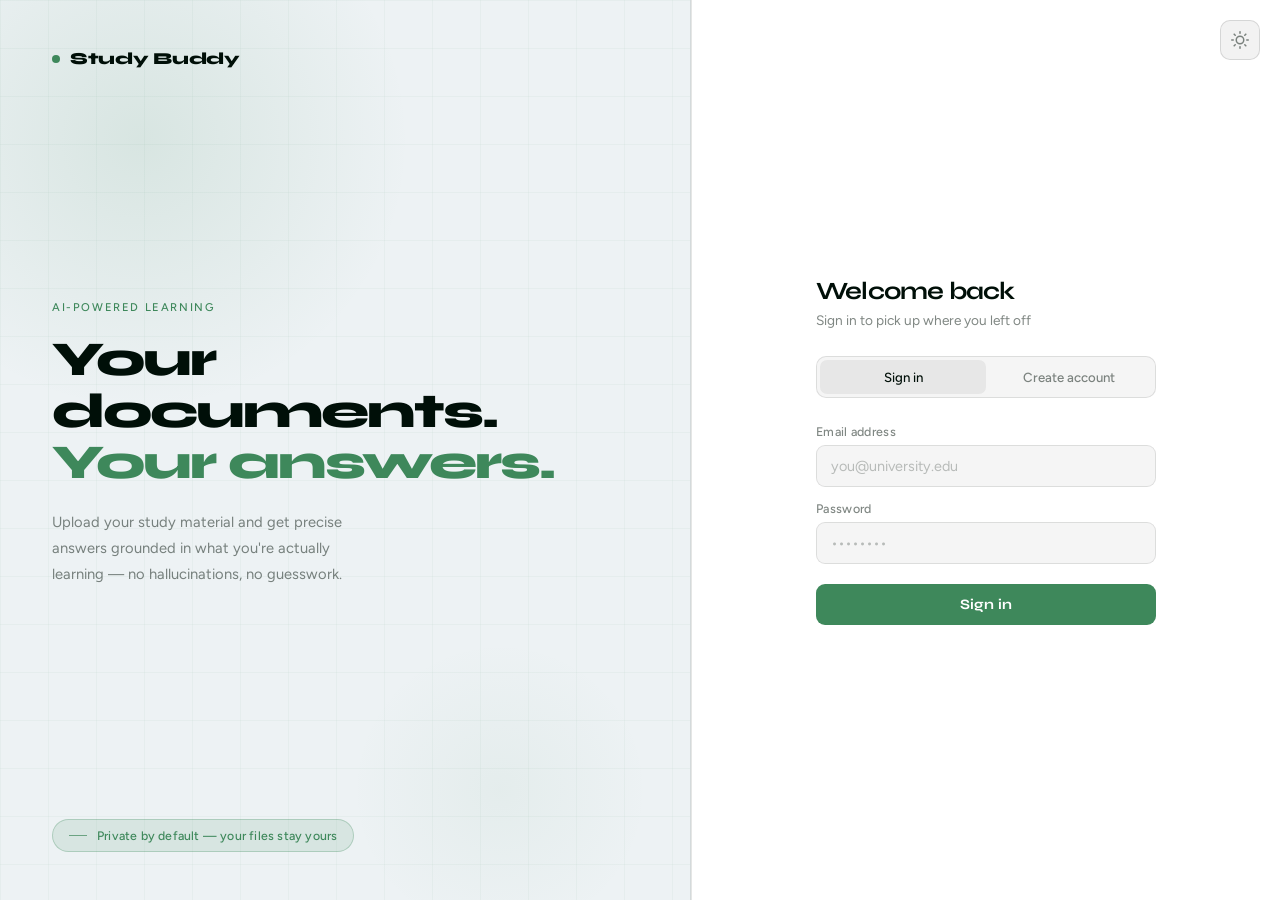
<file: static/HTML/index.html>
<!DOCTYPE html>
<html lang="en" data-theme="light">
<head>
  <meta charset="UTF-8" />
  <meta name="viewport" content="width=device-width, initial-scale=1.0" />
  <title>Study Buddy — Learn Deeper</title>
  <link rel="preconnect" href="https://fonts.googleapis.com" />
  <link rel="preconnect" href="https://fonts.gstatic.com" crossorigin />
  <link href="https://fonts.googleapis.com/css2?family=Syne:wght@400;500;700;800&family=Figtree:wght@300;400;500&display=swap" rel="stylesheet" />
   <link rel="stylesheet" href="../CSS/index.css">
</head>
<body>

  <!-- Theme toggle -->
  <button class="theme-toggle" onclick="toggleTheme()" aria-label="Toggle theme">
    <!-- Moon (shown in dark mode) -->
    <svg class="icon-moon" viewBox="0 0 24 24" fill="none" stroke="currentColor" stroke-width="2" stroke-linecap="round" stroke-linejoin="round" style="color:var(--toggle-icon)">
      <path d="M21 12.79A9 9 0 1 1 11.21 3a7 7 0 0 0 9.79 9.79z"/>
    </svg>
    <!-- Sun (shown in light mode) -->
    <svg class="icon-sun" viewBox="0 0 24 24" fill="none" stroke="currentColor" stroke-width="2" stroke-linecap="round" stroke-linejoin="round" style="color:var(--toggle-icon)">
      <circle cx="12" cy="12" r="5"/>
      <line x1="12" y1="1" x2="12" y2="3"/>
      <line x1="12" y1="21" x2="12" y2="23"/>
      <line x1="4.22" y1="4.22" x2="5.64" y2="5.64"/>
      <line x1="18.36" y1="18.36" x2="19.78" y2="19.78"/>
      <line x1="1" y1="12" x2="3" y2="12"/>
      <line x1="21" y1="12" x2="23" y2="12"/>
      <line x1="4.22" y1="19.78" x2="5.64" y2="18.36"/>
      <line x1="18.36" y1="5.64" x2="19.78" y2="4.22"/>
    </svg>
  </button>

  <div class="wrap">

    <!-- LEFT -->
    <div class="left">
      <div class="grid-overlay"></div>

      <div class="wordmark">
        <span class="dot"></span>
        Study Buddy
      </div>

      <div class="brand-body">
        <p class="eyebrow">AI-Powered Learning</p>
        <h1 class="headline">Your documents.<br><em>Your answers.</em></h1>
        <p class="sub">Upload your study material and get precise answers grounded in what you're actually learning — no hallucinations, no guesswork.</p>
      </div>

      <div class="tag">
        <span class="tag-line"></span>
        <span class="tag-text">Private by default &mdash; your files stay yours</span>
      </div>
    </div>

    <div class="divider"></div>

    <!-- RIGHT -->
    <div class="right">
      <div class="form-wrap">
        <h2 class="form-title" id="fTitle">Welcome back</h2>
        <p class="form-sub" id="fSub">Sign in to pick up where you left off</p>

        <div class="tabs">
          <button class="tab active" onclick="switchTab('login')">Sign in</button>
          <button class="tab" onclick="switchTab('signup')">Create account</button>
        </div>

        <div class="msg" id="msg"></div>

        <div class="fields">
          <div class="field">
            <label for="email">Email address</label>
            <input type="email" id="email" placeholder="you@university.edu" autocomplete="email" />
          </div>
          <div class="field">
            <label for="password">Password</label>
            <input type="password" id="password" placeholder="••••••••" autocomplete="current-password" />
          </div>
          <button class="btn" id="submitBtn" onclick="handleSubmit()">Sign in</button>
        </div>
      </div>
    </div>
  </div>
  <script src="../JavaScript/index.js"></script>
</body>
</html>
</file>
<file: static/CSS/index.css>
/* ── TOKENS ── */
 :root {
   --green: #3E885B;
   --green-hover: #4a9e6b;
   --green-dim: rgba(62,136,91,0.12);
   --green-mid: rgba(62,136,91,0.28);
   --transition: 0.3s ease;
 }

 [data-theme="dark"] {
   --bg:           #000F08;
   --surface:      #010d06;
   --border:       rgba(237,242,244,0.09);
   --border-focus: rgba(62,136,91,0.5);
   --text:         #EDF2F4;
   --muted:        rgba(237,242,244,0.45);
   --placeholder:  rgba(237,242,244,0.2);
   --input-bg:     rgba(237,242,244,0.04);
   --tab-active:   rgba(237,242,244,0.07);
   --glow-a:       rgba(62,136,91,0.18);
   --glow-b:       rgba(62,136,91,0.07);
   --toggle-bg:    rgba(237,242,244,0.07);
   --toggle-border:rgba(237,242,244,0.12);
   --toggle-icon:  rgba(237,242,244,0.55);
   --btn-text:     #000F08;
 }

 [data-theme="light"] {
   --bg:           #EDF2F4;
   --surface:      #ffffff;
   --border:       rgba(0,15,8,0.1);
   --border-focus: rgba(62,136,91,0.55);
   --text:         #000F08;
   --muted:        rgba(0,15,8,0.5);
   --placeholder:  rgba(0,15,8,0.25);
   --input-bg:     rgba(0,15,8,0.04);
   --tab-active:   rgba(0,15,8,0.06);
   --glow-a:       rgba(62,136,91,0.12);
   --glow-b:       rgba(62,136,91,0.05);
   --toggle-bg:    rgba(0,15,8,0.05);
   --toggle-border:rgba(0,15,8,0.12);
   --toggle-icon:  rgba(0,15,8,0.5);
   --btn-text:     #ffffff;
 }

 /* ── RESET ── */
 *, *::before, *::after { margin: 0; padding: 0; box-sizing: border-box; }

 body {
   background: var(--bg);
   color: var(--text);
   font-family: 'Figtree', sans-serif;
   min-height: 100vh;
   display: flex;
   align-items: stretch;
   transition: background var(--transition), color var(--transition);
 }

 /* ── THEME TOGGLE ── */
 .theme-toggle {
   position: fixed;
   top: 20px;
   right: 20px;
   z-index: 100;
   background: var(--toggle-bg);
   border: 1px solid var(--toggle-border);
   border-radius: 10px;
   width: 40px;
   height: 40px;
   display: flex;
   align-items: center;
   justify-content: center;
   cursor: pointer;
   transition: background var(--transition), border var(--transition), transform 0.15s ease;
 }
 .theme-toggle:hover { transform: scale(1.07); }
 .theme-toggle svg { width: 18px; height: 18px; transition: opacity 0.2s; }
 .theme-toggle .icon-moon { display: block; }
 .theme-toggle .icon-sun  { display: none; }
 [data-theme="light"] .theme-toggle .icon-moon { display: none; }
 [data-theme="light"] .theme-toggle .icon-sun  { display: block; }

 /* ── LAYOUT ── */
 .wrap {
   display: flex;
   width: 100%;
   min-height: 100vh;
   transition: background var(--transition);
 }

 /* ── LEFT PANEL ── */
 .left {
   flex: 1;
   display: flex;
   flex-direction: column;
   justify-content: space-between;
   padding: 48px 52px;
   position: relative;
   overflow: hidden;
   background: var(--bg);
   transition: background var(--transition);
 }

 .left::before {
   content: '';
   position: absolute;
   width: 560px; height: 560px;
   border-radius: 50%;
   background: radial-gradient(circle, var(--glow-a) 0%, transparent 68%);
   top: -140px; left: -140px;
   pointer-events: none;
   transition: background var(--transition);
 }

 .left::after {
   content: '';
   position: absolute;
   width: 300px; height: 300px;
   border-radius: 50%;
   background: radial-gradient(circle, var(--glow-b) 0%, transparent 70%);
   bottom: -40px; right: 40px;
   pointer-events: none;
 }

 /* grid texture */
 .grid-overlay {
   position: absolute;
   inset: 0;
   background-image:
     linear-gradient(var(--green-dim) 1px, transparent 1px),
     linear-gradient(90deg, var(--green-dim) 1px, transparent 1px);
   background-size: 48px 48px;
   opacity: 0.35;
   pointer-events: none;
 }

 .wordmark {
   font-family: 'Syne', sans-serif;
   font-weight: 800;
   font-size: 1.05rem;
   color: var(--text);
   letter-spacing: -0.3px;
   display: flex;
   align-items: center;
   gap: 10px;
   z-index: 1;
   transition: color var(--transition);
 }

 .dot {
   width: 8px; height: 8px;
   border-radius: 50%;
   background: var(--green);
   animation: pulse 2.4s ease-in-out infinite;
 }

 @keyframes pulse {
   0%, 100% { transform: scale(1); opacity: 1; }
   50% { transform: scale(1.5); opacity: 0.65; }
 }

 .brand-body { z-index: 1; }

 .eyebrow {
   font-size: 0.7rem;
   font-weight: 500;
   letter-spacing: 1.6px;
   text-transform: uppercase;
   color: var(--green);
   margin-bottom: 20px;
 }

 .headline {
   font-family: 'Syne', sans-serif;
   font-weight: 800;
   font-size: clamp(2.2rem, 3.8vw, 3.4rem);
   line-height: 1.06;
   letter-spacing: -2px;
   color: var(--text);
   margin-bottom: 20px;
   transition: color var(--transition);
 }

 .headline em {
   font-style: normal;
   color: var(--green);
 }

 .sub {
   font-size: 0.92rem;
   color: var(--muted);
   line-height: 1.78;
   font-weight: 400;
   max-width: 330px;
   transition: color var(--transition);
 }

 .tag {
   z-index: 1;
   display: inline-flex;
   align-items: center;
   gap: 10px;
   background: var(--green-dim);
   border: 1px solid var(--green-mid);
   border-radius: 100px;
   padding: 8px 16px;
   width: fit-content;
 }

 .tag-line { width: 18px; height: 1px; background: var(--green); opacity: 0.7; }
 .tag-text { font-size: 0.77rem; font-weight: 500; color: var(--green); letter-spacing: 0.2px; }

 /* ── DIVIDER ── */
 .divider {
   width: 1px;
   background: var(--border);
   transition: background var(--transition);
 }

 /* ── RIGHT PANEL ── */
 .right {
   width: 46%;
   background: var(--surface);
   border-left: 1px solid var(--border);
   display: flex;
   align-items: center;
   justify-content: center;
   padding: 60px 44px;
   transition: background var(--transition), border-color var(--transition);
 }

 .form-wrap {
   width: 100%;
   max-width: 340px;
   animation: fadeUp 0.45s ease forwards;
 }

 @keyframes fadeUp {
   from { opacity: 0; transform: translateY(14px); }
   to   { opacity: 1; transform: translateY(0); }
 }

 .form-title {
   font-family: 'Syne', sans-serif;
   font-weight: 700;
   font-size: 1.55rem;
   letter-spacing: -0.8px;
   color: var(--text);
   margin-bottom: 6px;
   transition: color var(--transition);
 }

 .form-sub {
   font-size: 0.855rem;
   color: var(--muted);
   margin-bottom: 28px;
   transition: color var(--transition);
 }

 /* ── TABS ── */
 .tabs {
   display: flex;
   background: var(--input-bg);
   border: 1px solid var(--border);
   border-radius: 10px;
   padding: 3px;
   margin-bottom: 26px;
   transition: background var(--transition), border var(--transition);
 }

 .tab {
   flex: 1;
   padding: 9px;
   text-align: center;
   font-family: 'Figtree', sans-serif;
   font-size: 0.825rem;
   font-weight: 500;
   color: var(--muted);
   cursor: pointer;
   border-radius: 7px;
   border: none;
   background: none;
   transition: background 0.2s, color 0.2s;
 }

 .tab.active {
   background: var(--tab-active);
   color: var(--text);
 }

 /* ── FORM ── */
 .fields { display: flex; flex-direction: column; gap: 14px; }

 .field { display: flex; flex-direction: column; gap: 6px; }

 .field label {
   font-size: 0.78rem;
   font-weight: 500;
   color: var(--muted);
   letter-spacing: 0.3px;
   transition: color var(--transition);
 }

 .field input {
   background: var(--input-bg);
   border: 1px solid var(--border);
   border-radius: 9px;
   padding: 11px 14px;
   color: var(--text);
   font-family: 'Figtree', sans-serif;
   font-size: 0.9rem;
   outline: none;
   transition: border-color 0.2s, box-shadow 0.2s, background var(--transition), color var(--transition);
 }

 .field input::placeholder { color: var(--placeholder); }

 .field input:focus {
   border-color: var(--green);
   box-shadow: 0 0 0 3px rgba(62,136,91,0.15);
 }

 /* ── MESSAGE ── */
 .msg {
   padding: 10px 14px;
   border-radius: 9px;
   font-size: 0.82rem;
   display: none;
   align-items: center;
   gap: 8px;
   margin-bottom: 14px;
 }

 .msg.err {
   background: rgba(248,113,113,0.08);
   border: 1px solid rgba(248,113,113,0.2);
   color: #fca5a5;
   display: flex;
 }

 .msg.ok {
   background: rgba(62,136,91,0.1);
   border: 1px solid rgba(62,136,91,0.3);
   color: #6ee7a0;
   display: flex;
 }

 /* ── BUTTON ── */
 .btn {
   margin-top: 6px;
   width: 100%;
   padding: 12px;
   border: none;
   border-radius: 9px;
   font-family: 'Syne', sans-serif;
   font-weight: 700;
   font-size: 0.9rem;
   letter-spacing: 0.3px;
   cursor: pointer;
   background: var(--green);
   color: var(--btn-text);
   transition: background 0.2s, transform 0.15s, color var(--transition);
 }

 .btn:hover { background: var(--green-hover); transform: translateY(-1px); }
 .btn:active { transform: translateY(0); }
 .btn:disabled { opacity: 0.5; cursor: not-allowed; transform: none; }

 @keyframes spin { to { transform: rotate(360deg); } }

 .spin {
   width: 14px; height: 14px;
   border: 2px solid rgba(255,255,255,0.25);
   border-top-color: var(--btn-text);
   border-radius: 50%;
   animation: spin 0.7s linear infinite;
   display: inline-block;
   margin-right: 6px;
   vertical-align: middle;
 }

 /* ── MOBILE ── */
 @media (max-width: 680px) {
   .wrap { flex-direction: column; min-height: 100vh; }
   .left { padding: 36px 24px; gap: 28px; flex: none; }
   .headline { font-size: 2.1rem; letter-spacing: -1.2px; }
   .sub { max-width: 100%; }
   .divider { display: none; }
   .right { width: 100%; border-left: none; border-top: 1px solid var(--border); padding: 36px 24px 52px; }
   .form-wrap { max-width: 100%; }
   .field input { font-size: 16px; }
   .theme-toggle { top: 14px; right: 14px; }
 }
</file>
<file: static/CSS/chat.css>
/* ── TOKENS ── */
:root {
  --green:      #3E885B;
  --green-dim:  rgba(62, 136, 91, 0.12);
  --green-mid:  rgba(62, 136, 91, 0.25);
  --transition: 0.28s ease;
}

[data-theme="dark"] {
  --bg:            #000F08;
  --surface:       #010d06;
  --border:        rgba(237, 242, 244, 0.08);
  --text:          #EDF2F4;
  --muted:         rgba(237, 242, 244, 0.4);
  --placeholder:   rgba(237, 242, 244, 0.22);
  --input-bg:      rgba(237, 242, 244, 0.04);
  --user-bubble:   #3E885B;
  --user-text:     #EDF2F4;
  --ai-bubble:     #051409;
  --ai-border:     rgba(237, 242, 244, 0.07);
  --toggle-bg:     rgba(237, 242, 244, 0.06);
  --toggle-border: rgba(237, 242, 244, 0.1);
  --toggle-icon:   rgba(237, 242, 244, 0.5);
  --badge-bg:      rgba(62, 136, 91, 0.12);
  --badge-bd:      rgba(62, 136, 91, 0.25);
  --badge-text:    #3E885B;
  --empty-icon:    rgba(237, 242, 244, 0.1);
  --back-hover:    rgba(237, 242, 244, 0.06);
  --send-color:    #000F08;
}

[data-theme="light"] {
  --bg:            #EDF2F4;
  --surface:       #ffffff;
  --border:        rgba(0, 15, 8, 0.09);
  --text:          #000F08;
  --muted:         rgba(0, 15, 8, 0.45);
  --placeholder:   rgba(0, 15, 8, 0.28);
  --input-bg:      rgba(0, 15, 8, 0.04);
  --user-bubble:   #3E885B;
  --user-text:     #ffffff;
  --ai-bubble:     #ffffff;
  --ai-border:     rgba(0, 15, 8, 0.09);
  --toggle-bg:     rgba(0, 15, 8, 0.05);
  --toggle-border: rgba(0, 15, 8, 0.1);
  --toggle-icon:   rgba(0, 15, 8, 0.45);
  --badge-bg:      rgba(62, 136, 91, 0.08);
  --badge-bd:      rgba(62, 136, 91, 0.2);
  --badge-text:    #2d6b43;
  --empty-icon:    rgba(0, 15, 8, 0.08);
  --back-hover:    rgba(0, 15, 8, 0.05);
  --send-color:    #ffffff;
}

/* ── RESET ── */
*, *::before, *::after { margin: 0; padding: 0; box-sizing: border-box; }

html, body {
  height: 100%;
  background: var(--bg);
  color: var(--text);
  font-family: 'Figtree', sans-serif;
  -webkit-font-smoothing: antialiased;
  transition: background var(--transition), color var(--transition);
}

/* ── LAYOUT ── */
.page {
  height: 100vh;
  display: flex;
  flex-direction: column;
  overflow: hidden;
}

/* ── NAVBAR ── */
.navbar {
  display: flex;
  align-items: center;
  justify-content: space-between;
  padding: 0 16px;
  height: 58px;
  background: var(--surface);
  border-bottom: 1px solid var(--border);
  flex-shrink: 0;
  gap: 10px;
  transition: background var(--transition), border-color var(--transition);
}

.nav-left {
  display: flex;
  align-items: center;
  gap: 10px;
  min-width: 0;
  flex: 1;
}

.nav-right {
  display: flex;
  align-items: center;
  gap: 8px;
  flex-shrink: 0;
}

/* ── BACK BUTTON ── */
.btn-back {
  width: 34px; height: 34px;
  border-radius: 9px;
  border: 1px solid var(--border);
  background: transparent;
  color: var(--text);
  cursor: pointer;
  display: flex;
  align-items: center;
  justify-content: center;
  flex-shrink: 0;
  transition: background 0.18s, border-color 0.18s;
  -webkit-tap-highlight-color: transparent;
}

.btn-back:hover  { background: var(--back-hover); }
.btn-back:active { transform: scale(0.95); }

/* ── DOC NAME ── */
.doc-name {
  font-family: 'Space Grotesk', sans-serif;
  font-weight: 600;
  font-size: 0.875rem;
  white-space: nowrap;
  overflow: hidden;
  text-overflow: ellipsis;
  color: var(--text);
  transition: color var(--transition);
}

/* ── BADGE ── */
.doc-badge {
  font-family: 'Space Grotesk', sans-serif;
  font-size: 0.7rem;
  font-weight: 600;
  letter-spacing: 0.3px;
  color: var(--badge-text);
  background: var(--badge-bg);
  border: 1px solid var(--badge-bd);
  padding: 4px 10px;
  border-radius: 100px;
  white-space: nowrap;
  transition: all var(--transition);
}

/* ── THEME TOGGLE ── */
.theme-toggle {
  background: var(--toggle-bg);
  border: 1px solid var(--toggle-border);
  border-radius: 8px;
  width: 34px; height: 34px;
  display: flex;
  align-items: center;
  justify-content: center;
  cursor: pointer;
  transition: background var(--transition), border-color var(--transition), transform 0.15s;
  flex-shrink: 0;
}

.theme-toggle:hover { transform: scale(1.08); }
.theme-toggle svg { color: var(--toggle-icon); transition: color var(--transition); }

.theme-toggle .icon-moon { display: block; }
.theme-toggle .icon-sun  { display: none; }
[data-theme="light"] .theme-toggle .icon-moon { display: none; }
[data-theme="light"] .theme-toggle .icon-sun  { display: block; }

/* ── CHAT AREA ── */
.chat-area {
  flex: 1;
  overflow-y: auto;
  padding: 20px 16px;
  display: flex;
  flex-direction: column;
  gap: 14px;
  scroll-behavior: smooth;
}

.chat-area::-webkit-scrollbar { width: 4px; }
.chat-area::-webkit-scrollbar-track { background: transparent; }
.chat-area::-webkit-scrollbar-thumb { background: var(--border); border-radius: 4px; }

/* ── EMPTY STATE ── */
.empty-state {
  flex: 1;
  display: flex;
  flex-direction: column;
  align-items: center;
  justify-content: center;
  text-align: center;
  padding: 48px 24px;
  gap: 10px;
  margin: auto 0;
}

.empty-icon {
  width: 56px; height: 56px;
  border-radius: 16px;
  background: var(--empty-icon);
  display: flex;
  align-items: center;
  justify-content: center;
  color: var(--muted);
  margin-bottom: 4px;
}

.empty-title {
  font-family: 'Space Grotesk', sans-serif;
  font-weight: 700;
  font-size: 1.05rem;
  color: var(--text);
  transition: color var(--transition);
}

.empty-subtitle {
  font-size: 0.855rem;
  color: var(--muted);
  line-height: 1.65;
  max-width: 270px;
  transition: color var(--transition);
}

/* ── MESSAGES ── */
.message {
  display: flex;
  flex-direction: column;
  max-width: 82%;
  gap: 4px;
  animation: fadeUp 0.25s ease forwards;
}

@keyframes fadeUp {
  from { opacity: 0; transform: translateY(7px); }
  to   { opacity: 1; transform: translateY(0); }
}

.message.user { align-self: flex-end; align-items: flex-end; }
.message.ai   { align-self: flex-start; align-items: flex-start; }

.bubble {
  padding: 11px 15px;
  border-radius: 14px;
  font-size: 0.91rem;
  line-height: 1.65;
  word-break: break-word;
}

.user .bubble {
  background: var(--user-bubble);
  color: var(--user-text);
  border-bottom-right-radius: 4px;
}

.ai .bubble {
  background: var(--ai-bubble);
  border: 1px solid var(--ai-border);
  color: var(--text);
  border-bottom-left-radius: 4px;
  transition: background var(--transition), border-color var(--transition), color var(--transition);
}

.message-time {
  font-size: 0.68rem;
  color: var(--muted);
  padding: 0 4px;
  transition: color var(--transition);
}

/* ── TYPING INDICATOR ── */
.typing {
  display: flex;
  align-items: center;
  gap: 5px;
  padding: 12px 15px;
  background: var(--ai-bubble);
  border: 1px solid var(--ai-border);
  border-radius: 14px;
  border-bottom-left-radius: 4px;
  width: fit-content;
}

.typing-dot {
  width: 6px; height: 6px;
  background: var(--muted);
  border-radius: 50%;
  animation: bounce 1.2s ease-in-out infinite;
}

.typing-dot:nth-child(2) { animation-delay: 0.2s; }
.typing-dot:nth-child(3) { animation-delay: 0.4s; }

@keyframes bounce {
  0%, 100% { transform: translateY(0); opacity: 0.35; }
  50%       { transform: translateY(-4px); opacity: 1; }
}

/* ── INPUT BAR ── */
.input-bar {
  padding: 12px 16px;
  background: var(--surface);
  border-top: 1px solid var(--border);
  display: flex;
  align-items: center;
  gap: 9px;
  flex-shrink: 0;
  transition: background var(--transition), border-color var(--transition);
}

.input-bar input {
  flex: 1;
  background: var(--input-bg);
  border: 1px solid var(--border);
  border-radius: 11px;
  padding: 11px 15px;
  color: var(--text);
  font-family: 'Figtree', sans-serif;
  font-size: 16px;
  outline: none;
  transition: border-color 0.2s, background var(--transition), color var(--transition);
  -webkit-appearance: none;
}

.input-bar input:focus   { border-color: var(--green); box-shadow: 0 0 0 3px rgba(62, 136, 91, 0.12); }
.input-bar input::placeholder { color: var(--placeholder); }
.input-bar input:disabled { opacity: 0.5; }

.btn-send {
  width: 42px; height: 42px;
  border-radius: 11px;
  border: none;
  background: var(--green);
  color: var(--send-color);
  cursor: pointer;
  display: flex;
  align-items: center;
  justify-content: center;
  flex-shrink: 0;
  transition: background 0.2s, transform 0.15s, color var(--transition);
  -webkit-tap-highlight-color: transparent;
}

.btn-send:hover    { background: #4a9e6b; }
.btn-send:active   { transform: scale(0.94); }
.btn-send:disabled { opacity: 0.45; cursor: not-allowed; transform: none; }

/* ── DESKTOP ── */
@media (min-width: 768px) {
  .navbar    { padding: 0 28px; }
  .chat-area { padding: 28px; }
  .input-bar { padding: 14px 28px; }

  .chat-area > * { max-width: 780px; width: 100%; margin-left: auto; margin-right: auto; }
  .message   { max-width: 68%; }
  .message.user { margin-left: auto; margin-right: 0; }
  .message.ai   { margin-left: 0; margin-right: auto; }
}
</file>
<file: static/CSS/dashboard.css>
/* ── TOKENS ── */
:root {
  --green:       #3E885B;
  --green-hover: #4a9e6b;
  --green-dim:   rgba(62, 136, 91, 0.12);
  --green-mid:   rgba(62, 136, 91, 0.25);
  --transition:  0.28s ease;
}

[data-theme="dark"] {
  --bg:            #000F08;
  --surface:       #010d06;
  --surface-2:     #051409;
  --border:        rgba(237, 242, 244, 0.08);
  --border-hover:  rgba(62, 136, 91, 0.45);
  --text:          #EDF2F4;
  --muted:         rgba(237, 242, 244, 0.45);
  --placeholder:   rgba(237, 242, 244, 0.2);
  --input-bg:      rgba(237, 242, 244, 0.04);
  --toggle-bg:     rgba(237, 242, 244, 0.06);
  --toggle-border: rgba(237, 242, 244, 0.1);
  --toggle-icon:   rgba(237, 242, 244, 0.5);
  --upload-hover:  rgba(62, 136, 91, 0.06);
  --doc-icon-bg:   rgba(62, 136, 91, 0.1);
  --doc-icon-bd:   rgba(62, 136, 91, 0.2);
  --empty-icon:    rgba(237, 242, 244, 0.15);
  --btn-text:      #000F08;
  --logout-color:  rgba(237, 242, 244, 0.4);
  --logout-hover:  #f87171;
  --error-bg:      rgba(248, 113, 113, 0.08);
  --error-bd:      rgba(248, 113, 113, 0.2);
  --error-text:    #fca5a5;
  --success-bg:    rgba(62, 136, 91, 0.1);
  --success-bd:    rgba(62, 136, 91, 0.28);
  --success-text:  #6ee7a0;
}

[data-theme="light"] {
  --bg:            #EDF2F4;
  --surface:       #ffffff;
  --surface-2:     #f4f8f5;
  --border:        rgba(0, 15, 8, 0.09);
  --border-hover:  rgba(62, 136, 91, 0.5);
  --text:          #000F08;
  --muted:         rgba(0, 15, 8, 0.48);
  --placeholder:   rgba(0, 15, 8, 0.25);
  --input-bg:      rgba(0, 15, 8, 0.04);
  --toggle-bg:     rgba(0, 15, 8, 0.05);
  --toggle-border: rgba(0, 15, 8, 0.1);
  --toggle-icon:   rgba(0, 15, 8, 0.45);
  --upload-hover:  rgba(62, 136, 91, 0.04);
  --doc-icon-bg:   rgba(62, 136, 91, 0.08);
  --doc-icon-bd:   rgba(62, 136, 91, 0.18);
  --empty-icon:    rgba(0, 15, 8, 0.12);
  --btn-text:      #ffffff;
  --logout-color:  rgba(0, 15, 8, 0.4);
  --logout-hover:  #dc2626;
  --error-bg:      rgba(220, 38, 38, 0.06);
  --error-bd:      rgba(220, 38, 38, 0.18);
  --error-text:    #b91c1c;
  --success-bg:    rgba(62, 136, 91, 0.08);
  --success-bd:    rgba(62, 136, 91, 0.25);
  --success-text:  #166534;
}

/* ── RESET ── */
*, *::before, *::after { margin: 0; padding: 0; box-sizing: border-box; }

html, body {
  min-height: 100vh;
  background: var(--bg);
  color: var(--text);
  font-family: 'Figtree', sans-serif;
  -webkit-font-smoothing: antialiased;
  transition: background var(--transition), color var(--transition);
}

/* ── NAVBAR ── */
.navbar {
  display: flex;
  align-items: center;
  justify-content: space-between;
  padding: 0 24px;
  height: 60px;
  background: var(--surface);
  border-bottom: 1px solid var(--border);
  position: sticky;
  top: 0;
  z-index: 100;
  transition: background var(--transition), border-color var(--transition);
}

.wordmark {
  font-family: 'Space Grotesk', sans-serif;
  font-weight: 700;
  font-size: 1.05rem;
  letter-spacing: -0.3px;
  color: var(--text);
  display: flex;
  align-items: center;
  gap: 9px;
  transition: color var(--transition);
}

.dot {
  width: 8px; height: 8px;
  border-radius: 50%;
  background: var(--green);
  animation: pulse 2.4s ease-in-out infinite;
  flex-shrink: 0;
}

@keyframes pulse {
  0%, 100% { transform: scale(1); opacity: 1; }
  50%       { transform: scale(1.5); opacity: 0.6; }
}

.nav-right {
  display: flex;
  align-items: center;
  gap: 10px;
}

/* ── THEME TOGGLE ── */
.theme-toggle {
  background: var(--toggle-bg);
  border: 1px solid var(--toggle-border);
  border-radius: 9px;
  width: 36px; height: 36px;
  display: flex;
  align-items: center;
  justify-content: center;
  cursor: pointer;
  transition: background var(--transition), border-color var(--transition), transform 0.15s;
  flex-shrink: 0;
}

.theme-toggle:hover { transform: scale(1.08); }

.theme-toggle svg {
  width: 16px; height: 16px;
  color: var(--toggle-icon);
  transition: color var(--transition);
}

.theme-toggle .icon-moon { display: block; }
.theme-toggle .icon-sun  { display: none; }
[data-theme="light"] .theme-toggle .icon-moon { display: none; }
[data-theme="light"] .theme-toggle .icon-sun  { display: block; }

/* ── LOGOUT ── */
.btn-logout {
  padding: 8px 14px;
  border-radius: 9px;
  border: 1px solid var(--border);
  background: transparent;
  color: var(--logout-color);
  font-family: 'Figtree', sans-serif;
  font-size: 0.845rem;
  font-weight: 500;
  cursor: pointer;
  transition: border-color 0.2s, color 0.2s;
  -webkit-tap-highlight-color: transparent;
}

.btn-logout:hover  { border-color: var(--logout-hover); color: var(--logout-hover); }
.btn-logout:active { transform: scale(0.97); }

/* ── MAIN ── */
.main {
  max-width: 760px;
  margin: 0 auto;
  padding: 32px 24px 80px;
}

/* ── SECTION HEADER ── */
.section-header { margin-bottom: 14px; }

.section-title {
  font-family: 'Space Grotesk', sans-serif;
  font-weight: 700;
  font-size: 1.05rem;
  letter-spacing: -0.3px;
  color: var(--text);
  margin-bottom: 3px;
  transition: color var(--transition);
}

.section-sub {
  font-size: 0.825rem;
  color: var(--muted);
  transition: color var(--transition);
}

/* ── MESSAGE ── */
.msg {
  padding: 11px 14px;
  border-radius: 10px;
  font-size: 0.835rem;
  display: none;
  align-items: center;
  gap: 8px;
  margin-bottom: 16px;
}

.msg.error {
  background: var(--error-bg);
  border: 1px solid var(--error-bd);
  color: var(--error-text);
  display: flex;
}

.msg.success {
  background: var(--success-bg);
  border: 1px solid var(--success-bd);
  color: var(--success-text);
  display: flex;
}

/* ── UPLOAD BOX ── */
.upload-box {
  border: 1.5px dashed var(--border);
  border-radius: 14px;
  padding: 36px 24px;
  text-align: center;
  cursor: pointer;
  background: var(--surface);
  margin-bottom: 36px;
  transition: border-color 0.2s, background 0.2s;
}

.upload-box:hover,
.upload-box.dragover {
  border-color: var(--green);
  background: var(--upload-hover);
}

.upload-icon {
  width: 52px; height: 52px;
  border-radius: 14px;
  background: var(--doc-icon-bg);
  border: 1px solid var(--doc-icon-bd);
  display: flex;
  align-items: center;
  justify-content: center;
  margin: 0 auto 14px;
  color: var(--green);
}

.upload-title {
  font-family: 'Space Grotesk', sans-serif;
  font-weight: 600;
  font-size: 0.95rem;
  color: var(--text);
  margin-bottom: 4px;
  transition: color var(--transition);
}

.upload-sub {
  font-size: 0.815rem;
  color: var(--muted);
  margin-bottom: 18px;
  transition: color var(--transition);
}

.btn-upload {
  padding: 9px 22px;
  border-radius: 9px;
  border: none;
  background: var(--green);
  color: var(--btn-text);
  font-family: 'Space Grotesk', sans-serif;
  font-weight: 600;
  font-size: 0.845rem;
  cursor: pointer;
  transition: background 0.2s, transform 0.15s, color var(--transition);
  -webkit-tap-highlight-color: transparent;
}

.btn-upload:hover    { background: var(--green-hover); }
.btn-upload:active   { transform: scale(0.97); }
.btn-upload:disabled { opacity: 0.55; cursor: not-allowed; transform: none; }

/* ── DOC CARDS ── */
.docs-list {
  display: flex;
  flex-direction: column;
  gap: 10px;
}

.doc-card {
  background: var(--surface);
  border: 1px solid var(--border);
  border-radius: 12px;
  padding: 14px 16px;
  display: flex;
  align-items: center;
  gap: 14px;
  transition: border-color 0.2s, background 0.2s;
}

.doc-card:hover { border-color: var(--border-hover); }

.doc-icon {
  width: 40px; height: 40px;
  border-radius: 10px;
  background: var(--doc-icon-bg);
  border: 1px solid var(--doc-icon-bd);
  display: flex;
  align-items: center;
  justify-content: center;
  flex-shrink: 0;
  color: var(--green);
}

.doc-info { flex: 1; min-width: 0; }

.doc-name {
  font-family: 'Space Grotesk', sans-serif;
  font-weight: 600;
  font-size: 0.875rem;
  color: var(--text);
  white-space: nowrap;
  overflow: hidden;
  text-overflow: ellipsis;
  margin-bottom: 3px;
  transition: color var(--transition);
}

.doc-meta {
  font-size: 0.77rem;
  color: var(--muted);
  transition: color var(--transition);
}

.btn-chat {
  padding: 7px 16px;
  border-radius: 8px;
  border: 1px solid var(--green-mid);
  background: var(--green-dim);
  color: var(--green);
  font-family: 'Space Grotesk', sans-serif;
  font-weight: 600;
  font-size: 0.8rem;
  cursor: pointer;
  white-space: nowrap;
  flex-shrink: 0;
  transition: background 0.2s, border-color 0.2s, color 0.2s;
  -webkit-tap-highlight-color: transparent;
}

.btn-chat:hover  { background: var(--green); color: var(--btn-text); border-color: var(--green); }
.btn-chat:active { transform: scale(0.97); }

/* ── EMPTY STATE ── */
.empty-state {
  text-align: center;
  padding: 52px 24px;
  background: var(--surface);
  border: 1px solid var(--border);
  border-radius: 14px;
}

.empty-icon {
  width: 56px; height: 56px;
  border-radius: 14px;
  background: var(--empty-icon);
  display: flex;
  align-items: center;
  justify-content: center;
  margin: 0 auto 16px;
  color: var(--muted);
}

.empty-title {
  font-family: 'Space Grotesk', sans-serif;
  font-weight: 600;
  font-size: 0.95rem;
  color: var(--text);
  margin-bottom: 4px;
  transition: color var(--transition);
}

.empty-sub {
  font-size: 0.825rem;
  color: var(--muted);
  transition: color var(--transition);
}

/* ── SPINNER ── */
@keyframes spin { to { transform: rotate(360deg); } }

.spinner {
  width: 14px; height: 14px;
  border: 2px solid rgba(255, 255, 255, 0.25);
  border-top-color: var(--btn-text);
  border-radius: 50%;
  animation: spin 0.7s linear infinite;
  display: inline-block;
  margin-right: 6px;
  vertical-align: middle;
}

/* ── DESKTOP ── */
@media (min-width: 768px) {
  .navbar { padding: 0 40px; }
  .main   { padding: 36px 40px 80px; }
}
</file>
<file: static/CSS/shared.css>
/* =========================================
   STUDY BUDDY — SHARED STYLES & THEME SYSTEM
   ========================================= */

@import url('https://fonts.googleapis.com/css2?family=Space+Grotesk:wght@300;400;500;600;700&family=DM+Sans:ital,wght@0,300;0,400;0,500;0,600;1,400&display=swap');

/* ——— CSS VARIABLES: DARK THEME (default) ——— */
:root {
  --bg: #0c0c14;
  --surface: #12121e;
  --surface2: #181828;
  --border: #1f1f35;
  --border2: #2a2a45;
  --accent: #7c6af7;
  --accent-glow: rgba(124, 106, 247, 0.25);
  --accent2: #f76a8a;
  --accent3: #38d9a9;
  --accent4: #ffd43b;
  --text: #e8e8f4;
  --text2: #b0b0cc;
  --muted: #5c5c80;
  --success: #38d9a9;
  --error: #f76a8a;
  --sidebar-width: 240px;

  --gradient-primary: linear-gradient(135deg, #7c6af7, #a78bfa);
  --gradient-secondary: linear-gradient(135deg, #f76a8a, #fb923c);
  --gradient-success: linear-gradient(135deg, #38d9a9, #34d399);
  --gradient-gold: linear-gradient(135deg, #ffd43b, #fb923c);
}

/* ——— LIGHT THEME ——— */
[data-theme="light"] {
  --bg: #f5f5fb;
  --surface: #ffffff;
  --surface2: #f0f0f8;
  --border: #e0e0ef;
  --border2: #d0d0e8;
  --accent: #6c5af0;
  --accent-glow: rgba(108, 90, 240, 0.15);
  --text: #1a1a2e;
  --text2: #4a4a6a;
  --muted: #9090b0;
}

/* ——— RESET ——— */
*, *::before, *::after { margin: 0; padding: 0; box-sizing: border-box; }
html { font-size: 16px; scroll-behavior: smooth; }
body {
  font-family: 'DM Sans', sans-serif;
  background: var(--bg);
  color: var(--text);
  -webkit-font-smoothing: antialiased;
  -moz-osx-font-smoothing: grayscale;
  transition: background 0.3s, color 0.3s;
  min-height: 100vh;
}

/* ——— APP SHELL ——— */
.app-shell {
  display: flex;
  min-height: 100vh;
}

/* ——— SIDEBAR ——— */
.sidebar {
  width: var(--sidebar-width);
  background: var(--surface);
  border-right: 1px solid var(--border);
  display: flex;
  flex-direction: column;
  position: fixed;
  top: 0; left: 0; bottom: 0;
  z-index: 200;
  transition: transform 0.3s cubic-bezier(0.4,0,0.2,1), background 0.3s;
  overflow-y: auto;
}

.sidebar-logo {
  display: flex;
  align-items: center;
  gap: 10px;
  padding: 20px 20px 16px;
  border-bottom: 1px solid var(--border);
  text-decoration: none;
}

.logo-mark {
  width: 32px; height: 32px;
  background: var(--gradient-primary);
  border-radius: 10px;
  display: flex; align-items: center; justify-content: center;
  font-size: 16px;
  flex-shrink: 0;
  box-shadow: 0 4px 12px var(--accent-glow);
}

.logo-text {
  font-family: 'Space Grotesk', sans-serif;
  font-weight: 700;
  font-size: 1rem;
  color: var(--text);
  letter-spacing: -0.3px;
}

/* ——— NAV ——— */
.sidebar-nav {
  flex: 1;
  padding: 12px 10px;
  display: flex;
  flex-direction: column;
  gap: 2px;
}

.nav-section-label {
  font-size: 0.65rem;
  font-weight: 600;
  letter-spacing: 0.08em;
  text-transform: uppercase;
  color: var(--muted);
  padding: 12px 10px 6px;
}

.nav-link {
  display: flex;
  align-items: center;
  gap: 10px;
  padding: 10px 12px;
  border-radius: 10px;
  text-decoration: none;
  color: var(--text2);
  font-size: 0.9rem;
  font-weight: 500;
  transition: all 0.18s ease;
  cursor: pointer;
  border: none;
  background: transparent;
  width: 100%;
  text-align: left;
}

.nav-link:hover {
  background: var(--surface2);
  color: var(--text);
}

.nav-link.active {
  background: var(--accent-glow);
  color: var(--accent);
}

.nav-link .nav-icon {
  width: 20px; height: 20px;
  display: flex; align-items: center; justify-content: center;
  flex-shrink: 0;
  opacity: 0.8;
}

.nav-link.active .nav-icon { opacity: 1; }

/* ——— SIDEBAR FOOTER ——— */
.sidebar-footer {
  padding: 12px 10px 16px;
  border-top: 1px solid var(--border);
  display: flex;
  flex-direction: column;
  gap: 6px;
}

.theme-toggle {
  display: flex;
  align-items: center;
  gap: 10px;
  padding: 10px 12px;
  border-radius: 10px;
  cursor: pointer;
  border: none;
  background: transparent;
  color: var(--text2);
  font-size: 0.88rem;
  font-weight: 500;
  width: 100%;
  text-align: left;
  transition: all 0.18s;
}
.theme-toggle:hover { background: var(--surface2); color: var(--text); }

.btn-logout-side {
  display: flex;
  align-items: center;
  gap: 10px;
  padding: 10px 12px;
  border-radius: 10px;
  cursor: pointer;
  border: none;
  background: transparent;
  color: var(--muted);
  font-size: 0.88rem;
  font-weight: 500;
  width: 100%;
  text-align: left;
  transition: all 0.18s;
  font-family: 'DM Sans', sans-serif;
}
.btn-logout-side:hover { background: rgba(247,106,138,0.1); color: var(--error); }

/* ——— CONTENT AREA ——— */
.content {
  margin-left: var(--sidebar-width);
  flex: 1;
  display: flex;
  flex-direction: column;
  min-height: 100vh;
  transition: margin-left 0.3s;
}

/* ——— TOP BAR ——— */
.topbar {
  display: flex;
  align-items: center;
  justify-content: space-between;
  padding: 16px 28px;
  background: var(--surface);
  border-bottom: 1px solid var(--border);
  position: sticky;
  top: 0; z-index: 100;
  transition: background 0.3s;
}

.topbar-title {
  font-family: 'Space Grotesk', sans-serif;
  font-weight: 600;
  font-size: 1rem;
  color: var(--text);
}

.topbar-right {
  display: flex;
  align-items: center;
  gap: 12px;
}

/* ——— HAMBURGER (MOBILE) ——— */
.hamburger {
  display: none;
  flex-direction: column;
  gap: 5px;
  cursor: pointer;
  padding: 6px;
  background: none;
  border: none;
}
.hamburger span {
  display: block;
  width: 22px; height: 2px;
  background: var(--text2);
  border-radius: 2px;
  transition: 0.3s;
}

/* ——— SIDEBAR OVERLAY ——— */
.sidebar-overlay {
  display: none;
  position: fixed;
  inset: 0;
  background: rgba(0,0,0,0.5);
  z-index: 199;
}

/* ——— CARDS ——— */
.card {
  background: var(--surface);
  border: 1px solid var(--border);
  border-radius: 16px;
  padding: 20px;
  transition: border-color 0.2s, transform 0.2s, box-shadow 0.2s;
}
.card:hover {
  border-color: var(--border2);
}

/* ——— BUTTON STYLES ——— */
.btn {
  display: inline-flex;
  align-items: center;
  gap: 8px;
  padding: 10px 20px;
  border-radius: 10px;
  border: none;
  font-family: 'DM Sans', sans-serif;
  font-size: 0.9rem;
  font-weight: 600;
  cursor: pointer;
  transition: all 0.2s;
  text-decoration: none;
}
.btn:active { transform: scale(0.97); }
.btn-primary {
  background: var(--gradient-primary);
  color: white;
  box-shadow: 0 4px 14px var(--accent-glow);
}
.btn-primary:hover { box-shadow: 0 6px 20px var(--accent-glow); transform: translateY(-1px); }
.btn-secondary {
  background: var(--surface2);
  color: var(--text2);
  border: 1px solid var(--border);
}
.btn-secondary:hover { border-color: var(--accent); color: var(--accent); }
.btn:disabled { opacity: 0.55; cursor: not-allowed; transform: none !important; }

/* ——— BADGE ——— */
.badge {
  font-size: 0.7rem;
  font-weight: 600;
  padding: 2px 8px;
  border-radius: 20px;
  letter-spacing: 0.03em;
}
.badge-accent { background: var(--accent-glow); color: var(--accent); }

/* ——— SPINNER ——— */
@keyframes spin { to { transform: rotate(360deg); } }
.spinner {
  width: 16px; height: 16px;
  border: 2px solid rgba(255,255,255,0.3);
  border-top-color: white;
  border-radius: 50%;
  animation: spin 0.7s linear infinite;
  display: inline-block;
}

/* ——— EMPTY STATE ——— */
.empty-state {
  text-align: center;
  padding: 48px 24px;
  color: var(--muted);
}
.empty-state .empty-icon { font-size: 3rem; margin-bottom: 12px; }
.empty-state h3 { font-family: 'Space Grotesk', sans-serif; font-size: 1rem; color: var(--text2); margin-bottom: 6px; }
.empty-state p { font-size: 0.875rem; line-height: 1.6; }

/* ——— MESSAGE ALERTS ——— */
.msg-box {
  padding: 12px 16px;
  border-radius: 10px;
  font-size: 0.875rem;
  display: none;
  align-items: center;
  gap: 8px;
  margin-bottom: 16px;
}
.msg-box.error { background: rgba(247,106,138,0.1); border: 1px solid rgba(247,106,138,0.2); color: var(--error); display: flex; }
.msg-box.success { background: rgba(56,217,169,0.1); border: 1px solid rgba(56,217,169,0.2); color: var(--success); display: flex; }

/* ——— PAGE PADDING ——— */
.page-content {
  padding: 28px;
  flex: 1;
}

/* ======== RESPONSIVE ======== */
@media (max-width: 768px) {
  .sidebar {
    transform: translateX(-100%);
  }
  .sidebar.open {
    transform: translateX(0);
  }
  .sidebar-overlay.open {
    display: block;
  }
  .content {
    margin-left: 0;
  }
  .hamburger {
    display: flex;
  }
  .page-content {
    padding: 20px 16px;
  }
}
</file>
<file: static/CSS/questioner.css>
/* =========================================
   STUDY BUDDY — QUESTIONER STYLES
   ========================================= */

.questioner-layout {
  display: flex;
  gap: 32px;
  align-items: flex-start;
}

.controls-widget {
  width: 320px;
  flex-shrink: 0;
  position: sticky;
  top: 100px;
}

.cards-area {
  flex: 1;
  min-width: 0;
}

@media (max-width: 900px) {
  .questioner-layout {
    flex-direction: column;
  }
  .controls-widget {
    width: 100%;
    position: static;
  }
}

/* --- FORMS --- */
.form-group {
  margin-bottom: 20px;
}

.form-group label {
  display: block;
  font-size: 0.85rem;
  font-weight: 600;
  color: var(--text2);
  margin-bottom: 8px;
  text-transform: uppercase;
  letter-spacing: 0.05em;
}

.styled-select {
  width: 100%;
  padding: 12px 16px;
  border-radius: 10px;
  background: var(--surface2);
  border: 1px solid var(--border);
  color: var(--text);
  font-family: 'DM Sans', sans-serif;
  font-size: 0.95rem;
  appearance: none;
  cursor: pointer;
  background-image: url("data:image/svg+xml;charset=US-ASCII,%3Csvg%20xmlns%3D%22http%3A%2F%2Fwww.w3.org%2F2000%2Fsvg%22%20width%3D%22292.4%22%20height%3D%22292.4%22%3E%3Cpath%20fill%3D%22%237c6af7%22%20d%3D%22M287%2069.4a17.6%2017.6%200%200%200-13-5.4H18.4c-5%200-9.3%201.8-12.9%205.4A17.6%2017.6%200%200%200%200%2082.2c0%205%201.8%209.3%205.4%2012.9l128%20127.9c3.6%203.6%207.8%205.4%2012.8%205.4s9.2-1.8%2012.8-5.4L287%2095c3.5-3.5%205.4-7.8%205.4-12.8%200-5-1.9-9.2-5.5-12.8z%22%2F%3E%3C%2Fsvg%3E");
  background-repeat: no-repeat;
  background-position: right 16px top 50%;
  background-size: 10px auto;
  transition: all 0.2s;
}

.styled-select:focus {
  outline: none;
  border-color: var(--accent);
  box-shadow: 0 0 0 3px var(--accent-glow);
}

.text-purple {
  color: var(--accent);
}

/* --- QUIZ CARDS --- */
.quiz-container {
  display: flex;
  flex-direction: column;
  gap: 24px;
}

.flashcard {
  perspective: 1000px;
  width: 100%;
  aspect-ratio: 16 / 9;
  max-height: 400px;
  cursor: pointer;
  margin-bottom: 24px;
}

.flashcard-inner {
  position: relative;
  width: 100%;
  height: 100%;
  text-align: center;
  transition: transform 0.6s cubic-bezier(0.4, 0, 0.2, 1);
  transform-style: preserve-3d;
  box-shadow: 0 10px 30px rgba(0,0,0,0.1);
  border-radius: 20px;
}

.flashcard.flipped .flashcard-inner {
  transform: rotateY(180deg);
}

.flashcard-front, .flashcard-back {
  position: absolute;
  width: 100%;
  height: 100%;
  -webkit-backface-visibility: hidden;
  backface-visibility: hidden;
  display: flex;
  flex-direction: column;
  align-items: center;
  justify-content: center;
  padding: 40px;
  border-radius: 20px;
  border: 1px solid var(--border);
}

.flashcard-front {
  background: var(--surface);
}

.flashcard-back {
  background: var(--gradient-primary);
  color: white;
  transform: rotateY(180deg);
  border: none;
}

.q-badge {
  position: absolute;
  top: 24px;
  left: 24px;
  font-family: 'Space Grotesk', sans-serif;
  font-weight: 700;
  font-size: 0.9rem;
  opacity: 0.8;
  letter-spacing: 0.05em;
}

.flashcard-back .q-badge {
  opacity: 0.9;
}

.q-text {
  font-family: 'Space Grotesk', sans-serif;
  font-size: 1.4rem;
  font-weight: 600;
  line-height: 1.4;
  color: var(--text);
}

.a-text {
  font-family: 'DM Sans', sans-serif;
  font-size: 1.2rem;
  line-height: 1.5;
  color: white;
}

.flip-hint {
  position: absolute;
  bottom: 24px;
  font-size: 0.85rem;
  opacity: 0.6;
  text-transform: uppercase;
  letter-spacing: 0.1em;
  display: flex;
  align-items: center;
  gap: 8px;
}
</file>
